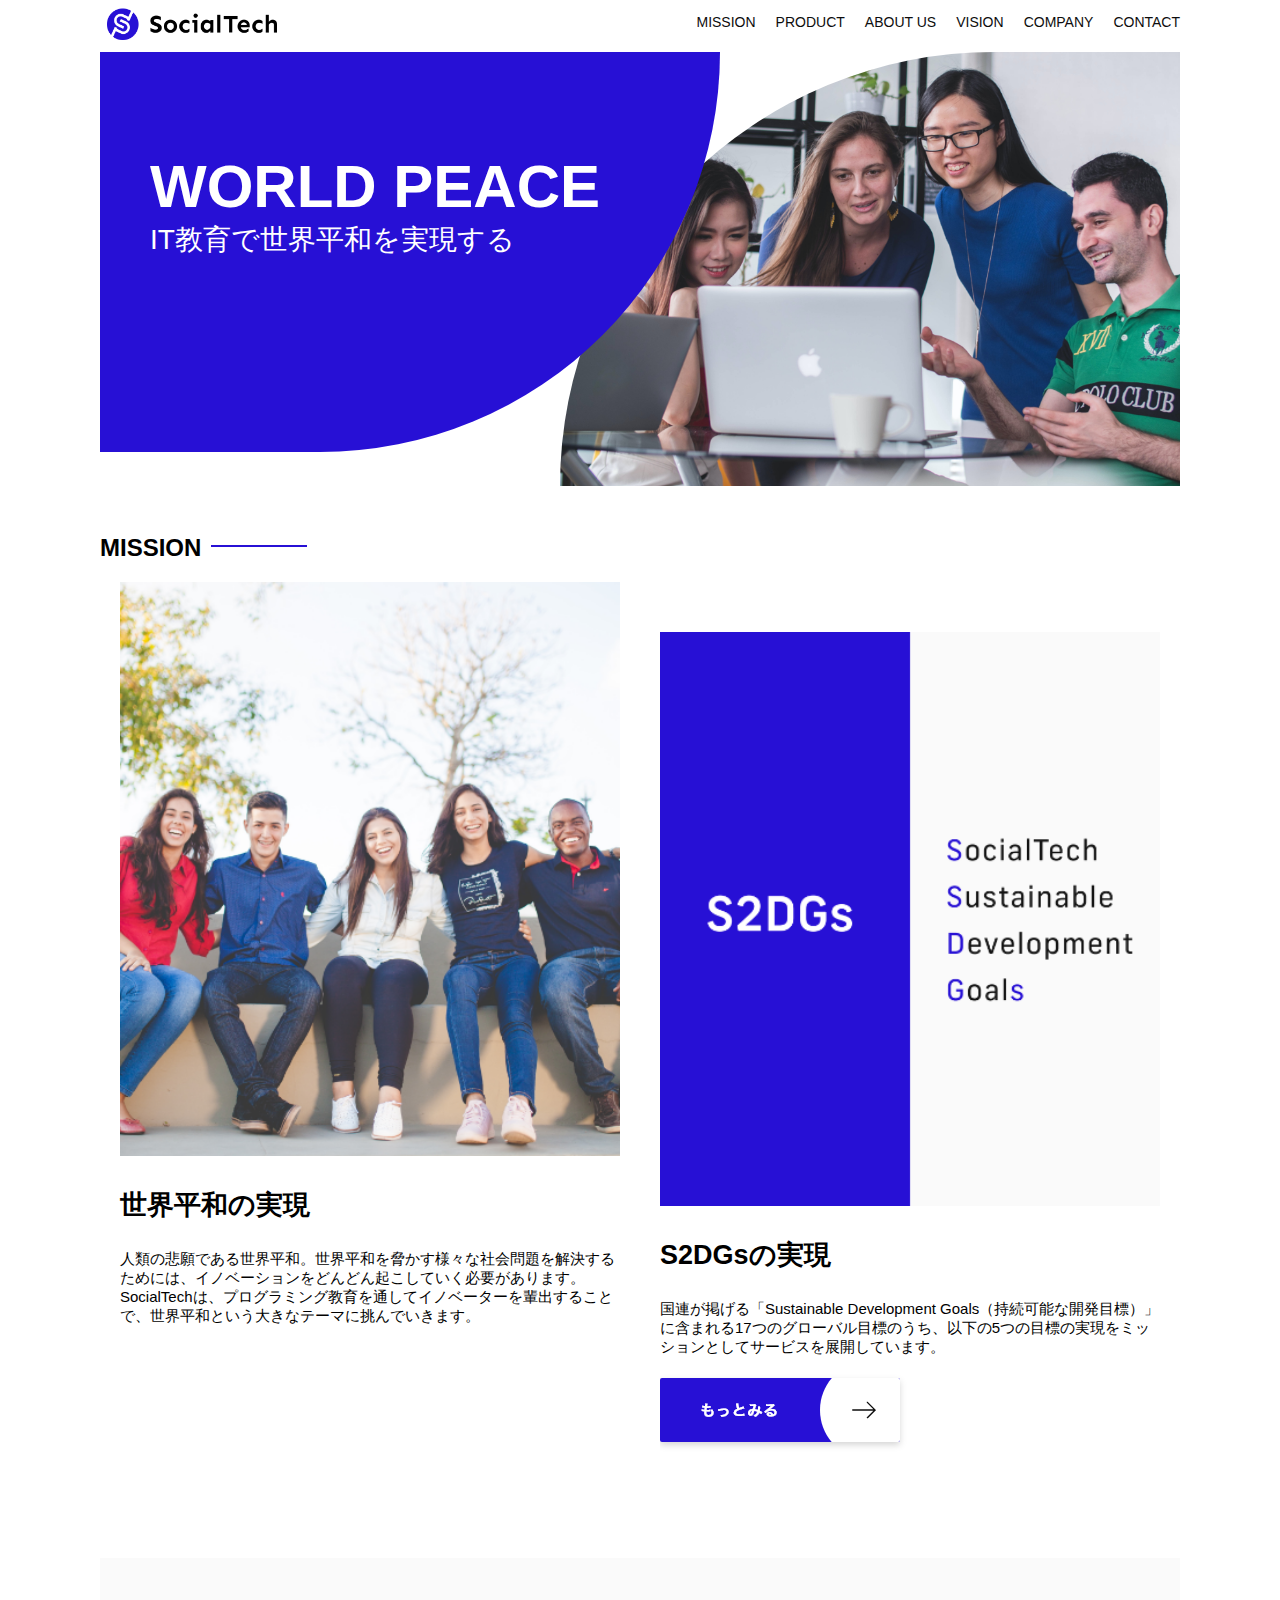
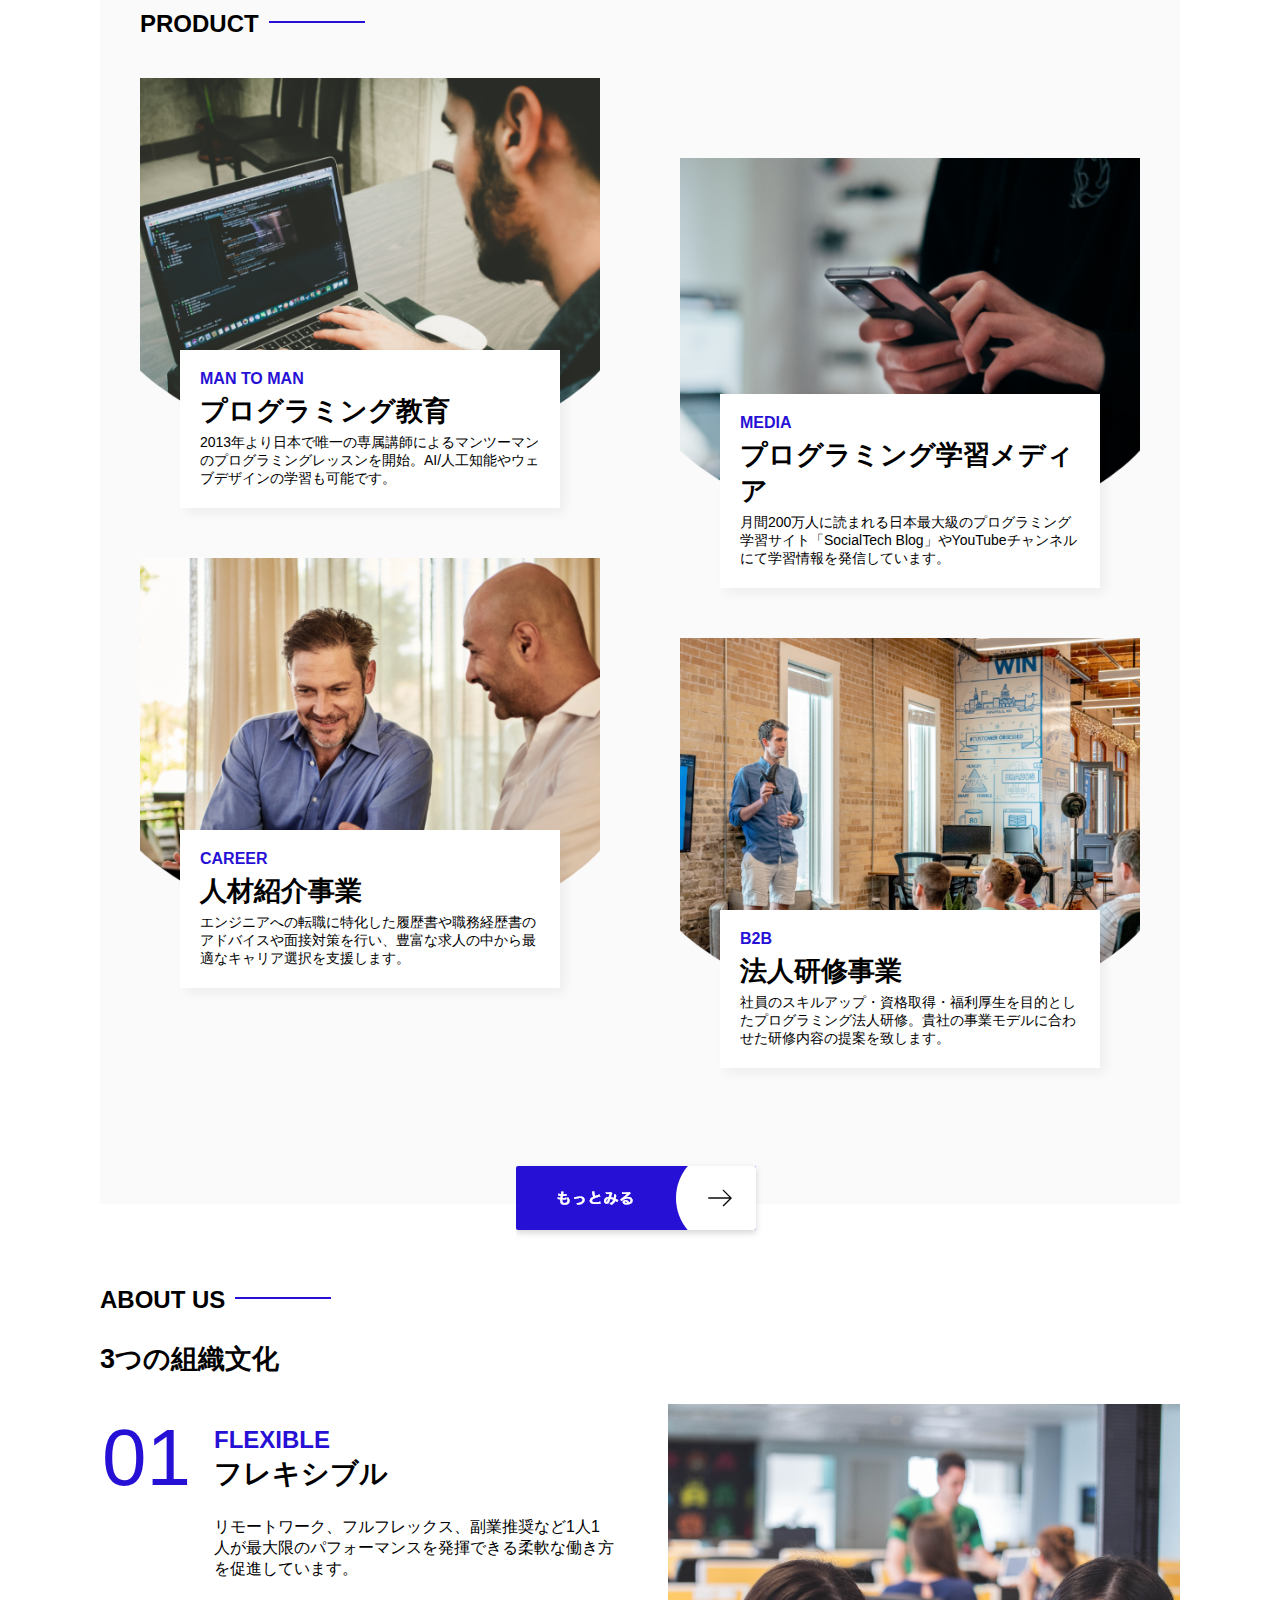
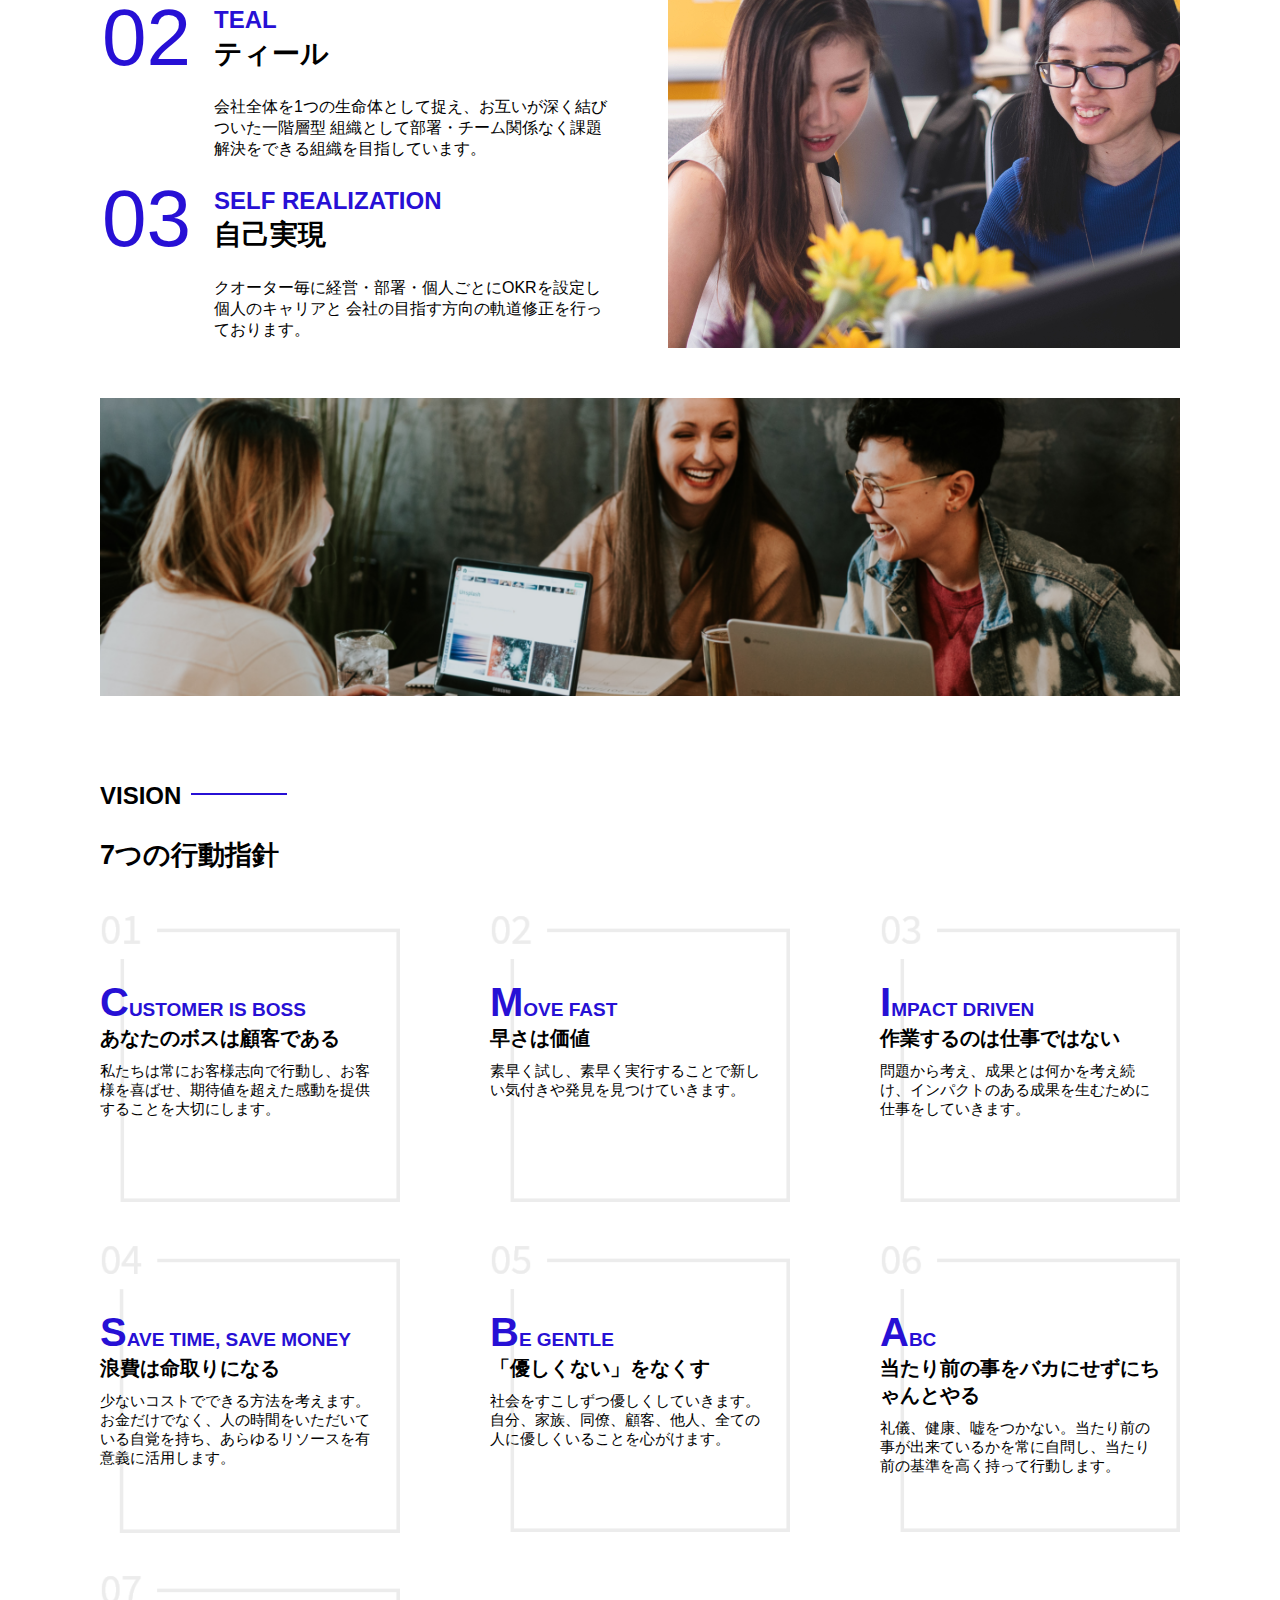
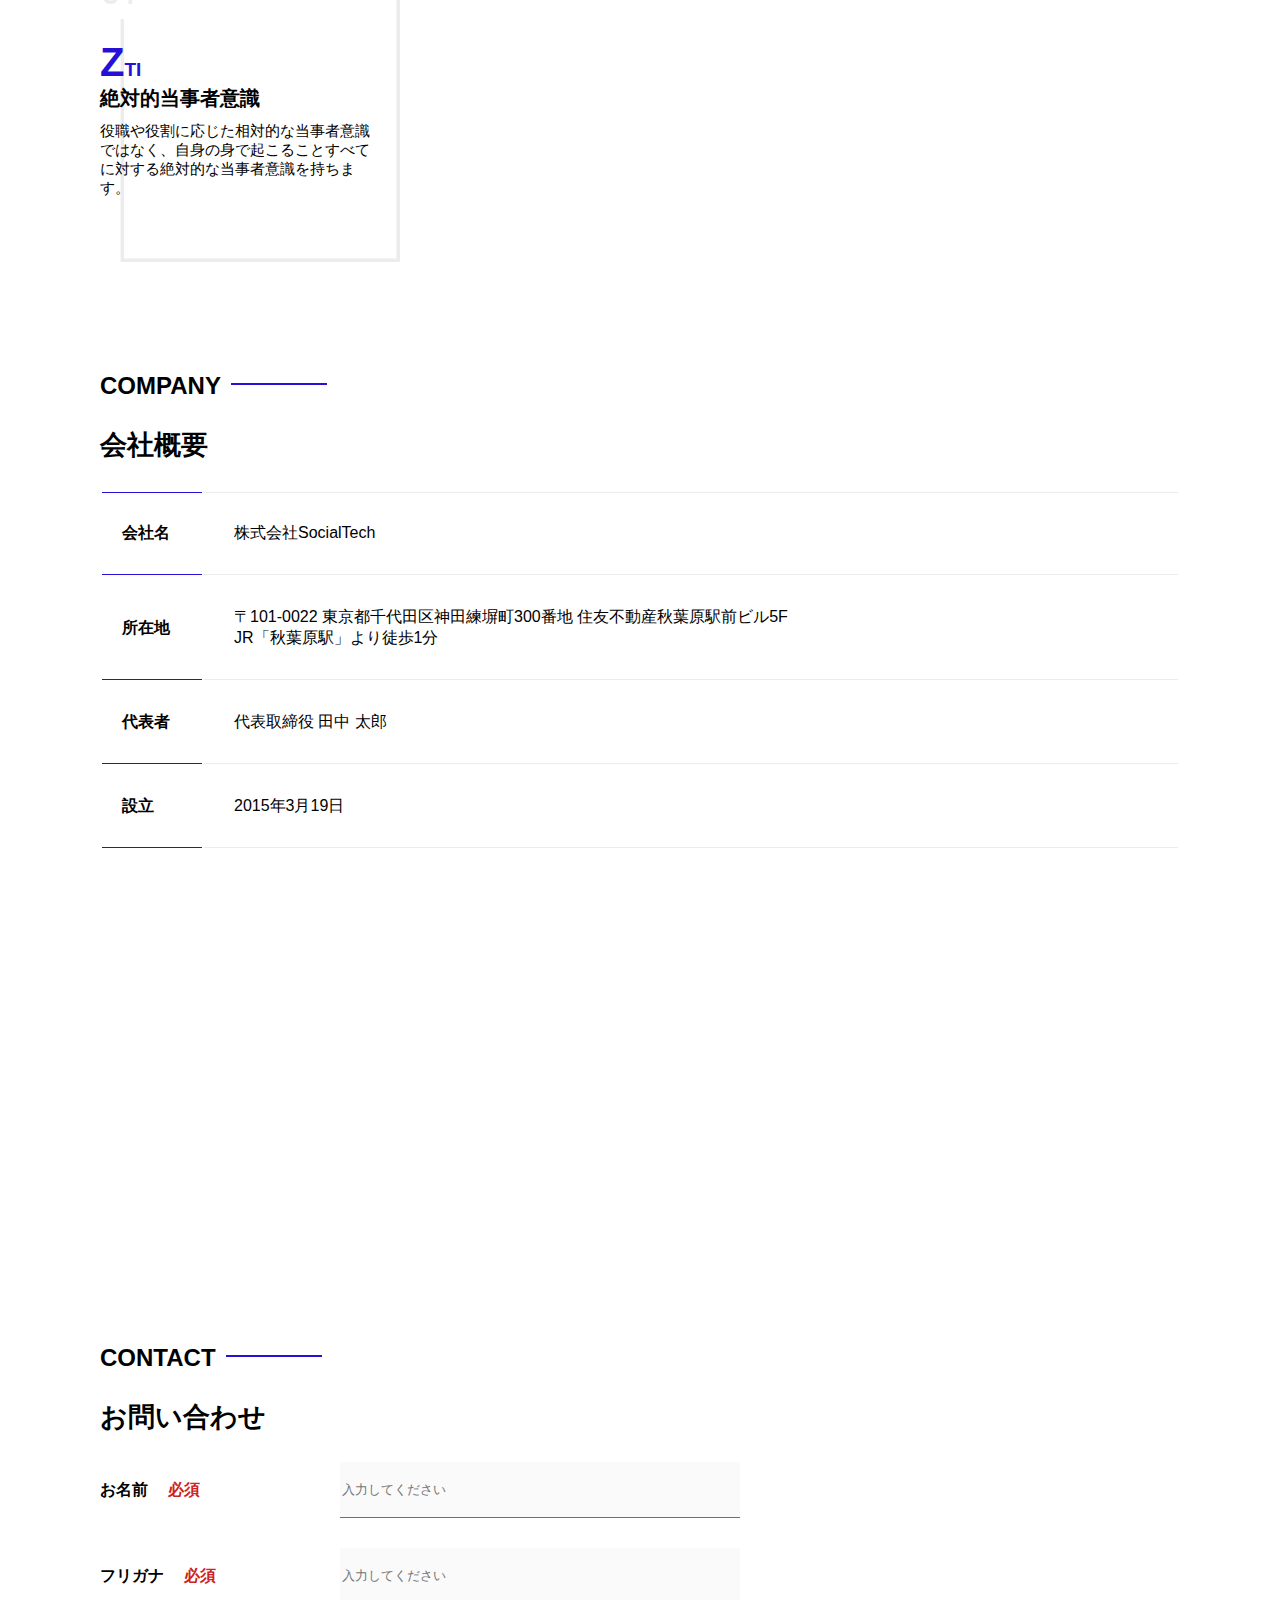
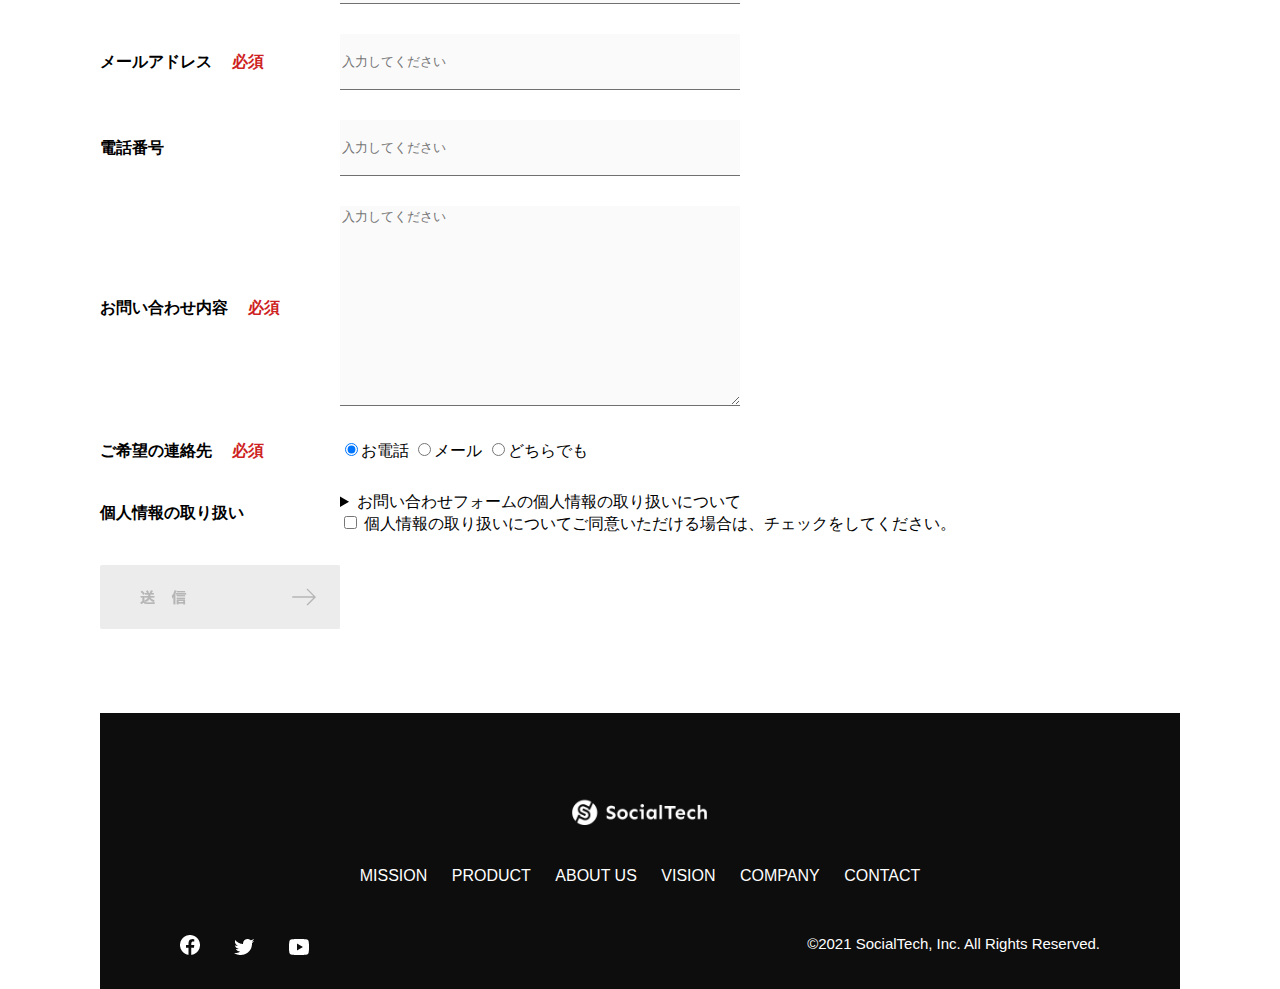
<file: index.html>
<!DOCTYPE html>
<html>
<head>
  <title>SocialTech</title>
  <meta charset="UTF-8">
  <meta name="description" content="SocialTechはEdTech業界のリーディングカンパニーを目指します。">
  <meta name="viewport" content="width=device-width, initial-scale=1.0">
  <meta name="twitter:card" content="summary">
  <meta name="twitter:site" content="@as2557261994321">
  <meta name="og:url" content="https://yuri929.github.io/kadai_tutorial_output/">
  <meta name="og:title" content="練習用Webページ">
  <meta name="og:description" content="【練習】SocialTechはEdTech業界のリーディングカンパニーを目指します。">
  <meta name="og:image" content="SocialTech/images/logo.png">
  <link rel="stylesheet" href="style.css">
</head>
<body>
  <!-- ヘッダー -->
  <header>
    <!-- ロゴ -->
    <a href="index.html" id="logo"><img src="images/logo.png" alt="トップページに戻る"></a>

     <!-- PC用ナビゲーション -->
    <nav id="nav-pc">
       <ul>
        <li><a href="mission.html">MISSION</a></li>
        <li><a href="product.html">PRODUCT</a></li>
        <li><a href="index.html#aboutus">ABOUT US</a></li>
        <li><a href="index.html#vision">VISION</a></li>
        <li><a href="index.html#company">COMPANY</a></li>
        <li><a href="index.html#contact">CONTACT</a></li>
       </ul>
   </nav>
    <!-- スマホ用メニューボタン -->
    <button id="menu-sp" onclick="document.getElementById('nav-sp').style.display = 'block'">
      <img src="images/button-menu.png" alt="ナビゲーションを開く">
    </button>
    <!-- スマホ用ナビゲーション -->
     <div id="nav-sp">
      <button id="close" onclick="document.getElementById('nav-sp').style.display = 'none'">
        <img src="images/button-close.png" alt="ナビゲーションを閉じる">
      </button>

      <nav>
        <ul>
          <li>
            <a id="logo-sp" href="index.html" onclick="document.getElementById('nav-sp').style.display = 'none'"><img src="images/logo-sp.png" alt="トップページに戻る" ></a>
          </li>
          <li><a class="menu" href="mission.html" onclick="document.getElementById('nav-sp').style.display = 'none'">MISSION</a></li>
          <li><a class="menu" href="product.html" onclick="document.getElementById('nav-sp').style.display = 'none'">PRODUCT</a></li>
          <li><a class="menu" href="index.html#aboutus" onclick="document.getElementById('nav-sp').style.display = 'none'">ABOUT US</a></li>
          <li><a class="menu" href="index.html#vision" onclick="document.getElementById('nav-sp').style.display = 'none'">VISION</a></li>
          <li><a class="menu" href="index.html#company" onclick="document.getElementById('nav-sp').style.display = 'none'">COMPANY</a></li>
          <li><a class="menu" href="index.html#contact" onclick="document.getElementById('nav-sp').style.display = 'none'">CONTACT</a></li>
        </ul>
      </nav>
      <div id="sns">
        <a href="https://www.facebook.com/sejuku2013">
          <img src="images/button-facebook.png" alt="Facebookのリンク">
        </a>
        <a href="https://twitter.com/samuraijuku">
          <img src="images/button-twitter.png" alt="Twitterのリンク">
        </a>
        <a href="https://www.youtube.com/channel/UCCFOQO5aDK0xXam4cUQXT8g">
          <img src="images/button-youtube.png" alt="YouTubeのリンク">

          
        </a>
      </div>
     </div>
  </header>
  <main>
    <article>
      <!-- メインビジュアル -->
       <section id="main-visual">
        <div id="main-message">
          <h1>WORLD PEACE</h1>
          <p>IT教育で世界平和を実現する</p>
        </div>
        <img src="images/index/index-main.png" alt="PCの周りに集まる多国籍の仲間たち">
       </section>
       <!-- ミッション -->
        <section id="mission">
          <h2 class="index-h2">MISSION</h2>
          <div id="mission-flex">
            <div>
              <img id="mission-photo" src="images/index/index-mission.png" alt="屋外のベンチで写真を撮影する多国籍の仲間たち">
              <h3>世界平和の実現</h3>
              <P>
                人類の悲願である世界平和。世界平和を脅かす様々な社会問題を解決するためには、イノベーションをどんどん起こしていく必要があります。SocialTechは、プログラミング教育を通してイノベーターを輩出することで、世界平和という大きなテーマに挑んでいきます。
              </P>
            </div>
            <div>
              <img id="s2dgs" src="images/index/s2dgs.png" alt="S2DGs">
              <h3>S2DGsの実現</h3>
              <p>国連が掲げる「Sustainable Development Goals（持続可能な開発目標）」に含まれる17つのグローバル目標のうち、以下の5つの目標の実現をミッションとしてサービスを展開しています。</p>
              <a href="mission.html">
                <img src="images/button-more.png" alt="もっとみる">
              </a>
            </div>
          </div>
        </section>
        <!-- プロダクト -->
         <section id="product">
          <h2 class="index-h2">PRODUCT</h2>
          <div class="product-flex">
            <div id="product-left">
              <div>
                <img class="product-photo" src="images/index/index-mantoman.png" alt="PCでコードを書く男性">
                <div class="product-explain">
                  <span>MAN TO MAN</span>
                  <h3>プログラミング教育</h3>
                  <p>2013年より日本で唯一の専属講師によるマンツーマンのプログラミングレッスンを開始。AI/人工知能やウェブデザインの学習も可能です。</p>  
                </div>
              </div>
              <div>
                <img class="product-photo" src="images/index/index-career.png" alt="笑顔で話し合う2人の男性">
                <div class="product-explain">
                  <span>CAREER</span>
                  <h3>人材紹介事業</h3>
                  <p>エンジニアへの転職に特化した履歴書や職務経歴書のアドバイスや面接対策を行い、豊富な求人の中から最適なキャリア選択を支援します。</p>
                </div>
              </div>
            </div>
            <div id="product-right">
              <div>
                <img class="product-photo" src="images/index/index-media.png" alt="スマートフォンを操作する人">
                <div class="product-explain">
                  <span>MEDIA</span>
                  <h3>プログラミング学習メディア</h3>
                  <p>月間200万人に読まれる日本最大級のプログラミング学習サイト「SocialTech Blog」やYouTubeチャンネルにて学習情報を発信しています。</p>
                </div>
              </div>
              <div>
                <img class="product-photo" src="images/index/index-b2b.png" alt="講演中の男性とそれを聴く人々">
                <div class="product-explain">
                  <span>B2B</span>
                    <h3>法人研修事業</h3>
                    <p>社員のスキルアップ・資格取得・福利厚生を目的としたプログラミング法人研修。貴社の事業モデルに合わせた研修内容の提案を致します。</p>
                </div>
              </div>
            </div>
          </div>
          <div id="product-more">
            <a href="product.html">
              <img src="images/button-more.png" alt="もっとみる">
            </a>
          </div>
         </section>
         <!-- ABOUT US -->
          <section id="aboutus">
            <h2 class="index-h2">ABOUT US</h2>
            <h3>3つの組織文化</h3>
            <div>
              <table class="culture-table">
                <tr>
                  <td class="culture-num">01</td>
                    <th><span class="culture-en">FLEXIBLE</span><br>フレキシブル</th>
                </tr>
                <tr>
                  <td>
                    <!-- 空のセル -->
                  </td>
                  <td class="culture-descrion">リモートワーク、フルフレックス、副業推奨など1人1人が最大限のパフォーマンスを発揮できる柔軟な働き方を促進しています。</td>
                </tr>
                <tr>
                  <td class="culture-num">02</td>
                    <th><span class="culture-en">TEAL</span><br>ティール</th>
                </tr>
                <tr>
                  <td>
                    <!-- 空のセル -->
                  </td>
                  <td class="culture-descrion">会社全体を1つの生命体として捉え、お互いが深く結びついた一階層型 組織として部署・チーム関係なく課題解決をできる組織を目指しています。</td>
                </tr>
                <tr>
                  <td class="culture-num">03</td>
                    <th><span class="culture-en">SELF REALIZATION</span><br>自己実現</th>
                </tr>
                <tr>
                  <td>
                    <!-- 空のセル -->
                  </td>
                  <td class="culture-descrion">クオーター毎に経営・部署・個人ごとにOKRを設定し個人のキャリアと 会社の目指す方向の軌道修正を行っております。</td>
                </tr>
              </table>
              <img class="culture-img" src="images/index/index-aboutus1.png" alt="笑顔で話し合う2人の女性">
            </div>
            <img class="culture-img2" src="images/index/index-aboutus2.png" alt="笑顔で話し合う3人の男女">
          </section>
          <!-- VISION -->
          <section id="vision">
            <h2 class="index-h2">VISION</h2>
            <h3>7つの行動指針</h3>
            <div>
              <div class="vision-box">
                <img src="images/index/vision-01.png" alt="01">
                <div>
                  <h4>CUSTOMER IS BOSS</h4>
                  <h5>あなたのボスは顧客である</h5>
                  <p>私たちは常にお客様志向で行動し、お客様を喜ばせ、期待値を超えた感動を提供することを大切にします。</p>
                </div>
              </div>
              <div class="vision-box">
                <img src="images/index/vision-02.png" alt="02">
                <div>
                  <h4>MOVE FAST</h4>
                  <h5>早さは価値</h5>
                  <p>素早く試し、素早く実行することで新しい気付きや発見を見つけていきます。</p>
                </div>
              </div>
              <div class="vision-box">
                <img src="images/index/vision-03.png" alt="03">
                <div>
                  <h4>IMPACT DRIVEN</h4>
                  <h5>作業するのは仕事ではない</h5>
                  <p>問題から考え、成果とは何かを考え続け、インパクトのある成果を生むために仕事をしていきます。</p>
                </div>
              </div>
              <div class="vision-box">
                <img src="images/index/vision-04.png" alt="04">
                <div>
                  <h4>SAVE TIME, SAVE MONEY</h4>
                  <h5>浪費は命取りになる</h5>
                  <p>少ないコストでできる方法を考えます。お金だけでなく、人の時間をいただいている自覚を持ち、あらゆるリソースを有意義に活用します。</p>
                </div>
              </div>
              <div class="vision-box">
                <img src="images/index/vision-05.png" alt="05">
                <div>
                  <h4>BE GENTLE</h4>
                  <h5>「優しくない」をなくす</h5>
                  <p>社会をすこしずつ優しくしていきます。自分、家族、同僚、顧客、他人、全ての人に優しくいることを心がけます。</p>
                </div>
              </div>
              <div class="vision-box">
                <img src="images/index/vision-06.png" alt="06">
                <div>
                  <h4>ABC</h4>
                  <h5>当たり前の事をバカにせずにちゃんとやる</h5>
                  <p>礼儀、健康、嘘をつかない。当たり前の事が出来ているかを常に自問し、当たり前の基準を高く持って行動します。</p>
                </div>
              </div>
              <div class="vision-box">
                <img src="images/index/vision-07.png" alt="07">
                <div>
                  <h4>ZTI</h4>
                  <h5>絶対的当事者意識</h5>
                  <p>役職や役割に応じた相対的な当事者意識ではなく、自身の身で起こることすべてに対する絶対的な当事者意識を持ちます。</p>
                </div>
              </div>
            </div>
          </section>
          <!-- COMPANY -->
          <section id="company">
            <h2 class="index-h2">COMPANY</h2>
            <h3>会社概要</h3>
              <table id="company-table">
                <tr>
                  <th class="tableheader tableheader-first">会社名</th>
                  <td class="cell cell-first">株式会社SocialTech</td>
                </tr>
                <tr>
                  <th class="tableheader">所在地</th>
                  <td class="cell">〒101-0022 東京都千代田区神田練塀町300番地 住友不動産秋葉原駅前ビル5F<br>JR「秋葉原駅」より徒歩1分</td>
                </tr>
                <tr>
                  <th class="tableheader">代表者</th>
                  <td class="cell">代表取締役 田中 太郎</td>
                </tr>
                <tr>
                  <th class="tableheader">設立</th>
                  <td class="cell">2015年3月19日</td>
                </tr>
              </table>
<iframe src="https://www.google.com/maps/embed?pb=!1m18!1m12!1m3!1d3240.068678112412!2d139.77207767634343!3d35.69992752894578!2m3!1f0!2f0!3f0!3m2!1i1024!2i768!4f13.1!3m3!1m2!1s0x60188fee13660e23%3A0x77137876edf742ac!2z5L2P5Y-L5LiN5YuV55Sj56eL6JGJ5Y6f6aeF5YmN44OT44Or!5e0!3m2!1sja!2sjp!4v1739954218095!5m2!1sja!2sjp" width="600" height="450" style="border:0;" allowfullscreen="" loading="lazy" referrerpolicy="no-referrer-when-downgrade">
</iframe>
        </section>
        <!-- お問い合わせフォーム -->
         <section id="contact">
          <h2 class="index-h2">CONTACT</h2>
          <h3>お問い合わせ</h3>
          <form>
            <div>
              <div class="contact-heading">
                <label class="contact-label">お名前<span class="contact-span">必須</span></label>
              </div>
              <div>
                <input type="text" name="name" placeholder="入力してください" class="contact-textbox">
              </div>
            </div>
            <div>
              <div class="contact-heading">
                <label class="contact-label">フリガナ<span class="contact-span">必須</span></label>
              </div>
              <div>
                <input type="text" name="hurigana" placeholder="入力してください" class="contact-textbox">
              </div>
            </div>
            <div>
              <div class="contact-heading">
                <label class="contact-label">メールアドレス<span class="contact-span">必須</span></label>
              </div>
              <div>
                <input type="text" name="email" placeholder="入力してください" class="contact-textbox">
              </div>
            </div>
            <div>
              <div class="contact-heading">
                <label class="contact-label">電話番号</label>
              </div>
              <div>
                <input type="text" name="tel" placeholder="入力してください" class="contact-textbox">
              </div>
            </div>
            <div>
              <div class="contact-heading">
                <label class="contact-label">お問い合わせ内容<span class="contact-span">必須</span></label>
              </div>
              <div>
                <textarea class="contact-textarea" placeholder="入力してください" name="message"></textarea>
              </div>
            </div>
            <div>
              <div class="contact-heading">
                <label class="contact-label">ご希望の連絡先<span class="contact-span">必須</span></label>
              </div>
              <div>
                <input class="radiobutton" type="radio" value="tel" name="contact" checked><label>お電話</label>
                <input class="radiobutton" type="radio" value="mail" name="contact"><label>メール</label>
                <input class="radiobutton" type="radio" value="both" name="contact"><label>どちらでも</label>
              </div>
            </div>
            <div>
              <div class="contact-heading">
                <label class="contact-label">個人情報の取り扱い</label>
              </div>
              <div>
                <details>
                  <summary>お問い合わせフォームの個人情報の取り扱いについて</summary>
                  <div>
                    <dl>
                      <dt>１．組織の名称又は氏名</dt>
                      <dd>株式会社SocialTech</dd>
                      <dt>２．個人情報保護管理者（若しくはその代理人）の氏名又は職名、所属及び連絡先</dt>
                      <dd>
                        <p>鈴木 一郎 コーポレート部</p>
                        <p>メールアドレス：samurai@example.com</p>
                        <p>TEL：03-1234-5678</p>
                      </dd>
                      <dt>３．個人情報の利用目的</dt>
                      <dd>
                        <ul>
                          <li>・本サービス及び本サービスに関連する情報の提供又はそれらに関する連絡のため</li>
                          <li>・ユーザーの本人確認のため</li>
                          <li>・当社サービスのご案内のため</li>
                          <li>・当社の商品等の広告または宣伝（電子メールによるものを含むものとします。）</li>
                        </ul>
                      </dd>
                      <dt>４．個人情報の取り扱い業務の委託</dt>
                      <dd>個人情報の取扱業務の全部または一部を外部に業務委託する場合があります。その際、弊社は、個人情報を適切に保護できる管理体制を敷き実行していることを条件として委託先を厳選したうえで、機密保持契約を委託先と締結し、お客様の個人情報を厳密に管理させます。</dd>
                      <dt>５．個人情報の開示等の請求</dt>
                      <dd>
                        お客様は、弊社に対してご自身の個人情報の開示等（利用目的の通知、開示、内容の訂正・追加・削除、利用の停止または消去、第三者への提供の停止）に関して、当社問合わせ窓口に申し出ることができます。<br>
                        その際、弊社はお客様ご本人を確認させていただいたうえで、合理的な期間内に対応いたします。<br>
                        なお、個人情報に関する弊社問合わせ先は、次の通りです。
                      </dd>
                      <dd>
                        <p>株式会社SocialTech　個人情報問合せ窓口</p>
                        <p>〒150-0043　東京都千代田区神田練塀町300番地 住友不動産秋葉原駅前ビル5F</p>
                        <p>メールアドレス：samurai@example.com　TEL：03-1234-5678</p>
                      </dd>

                      <dt>６．個人情報を提供されることの任意性について</dt>
                      <dd>お客様がご自身の個人情報を弊社に提供されるか否かは、お客様のご判断によりますが、もしご提供されない場合には、適切なサービスが提供できない場合がありますので予めご了承ください。</dd>
                    </dl>
                  </div>
                </details>
                <input type="checkbox" name="agree">
                <span>個人情報の取り扱いについてご同意いただける場合は、チェックをしてください。</span>
              </div>
            </div>
            <input type="image" src="images/button-submit.png" alt="送信する">
          </form>
         </section>
    </article>
  </main>

  <footer>
    <div id="footer-logo">
      <img src="images/logo-sp.png" alt="SocialTech">
    </div>
    <div id="footer-link">
      <a href="mission.html">MISSION</a>
      <a href="product.html">PRODUCT</a>
      <a href="index.html#aboutus">ABOUT US</a>
      <a href="index.html#vision">VISION</a>
      <a href="index.html#company">COMPANY</a>
      <a href="index.html#contact">CONTACT</a>
    </div>
    <div id="sns-footer">
      <div class="sns-btns">
        <a href="https://www.facebook.com/sejuku2013"><img src="images/button-facebook.png" alt="Facebookのリンク"></a>
        <a href="https://twitter.com/samuraijuku"><img src="images/button-twitter.png" alt="Twitterのリンク"></a>
        <a href="https://www.youtube.com/channel/UCCFOQO5aDK0xXam4cUQXT8g"><img src="images/button-youtube.png" alt="YouTubeのリンク"></a>
      </div>
      <p id="copyright">&copy;2021 SocialTech, Inc. All Rights Reserved.</p>
    </div>
  </footer>
</body>
</html>
</file>
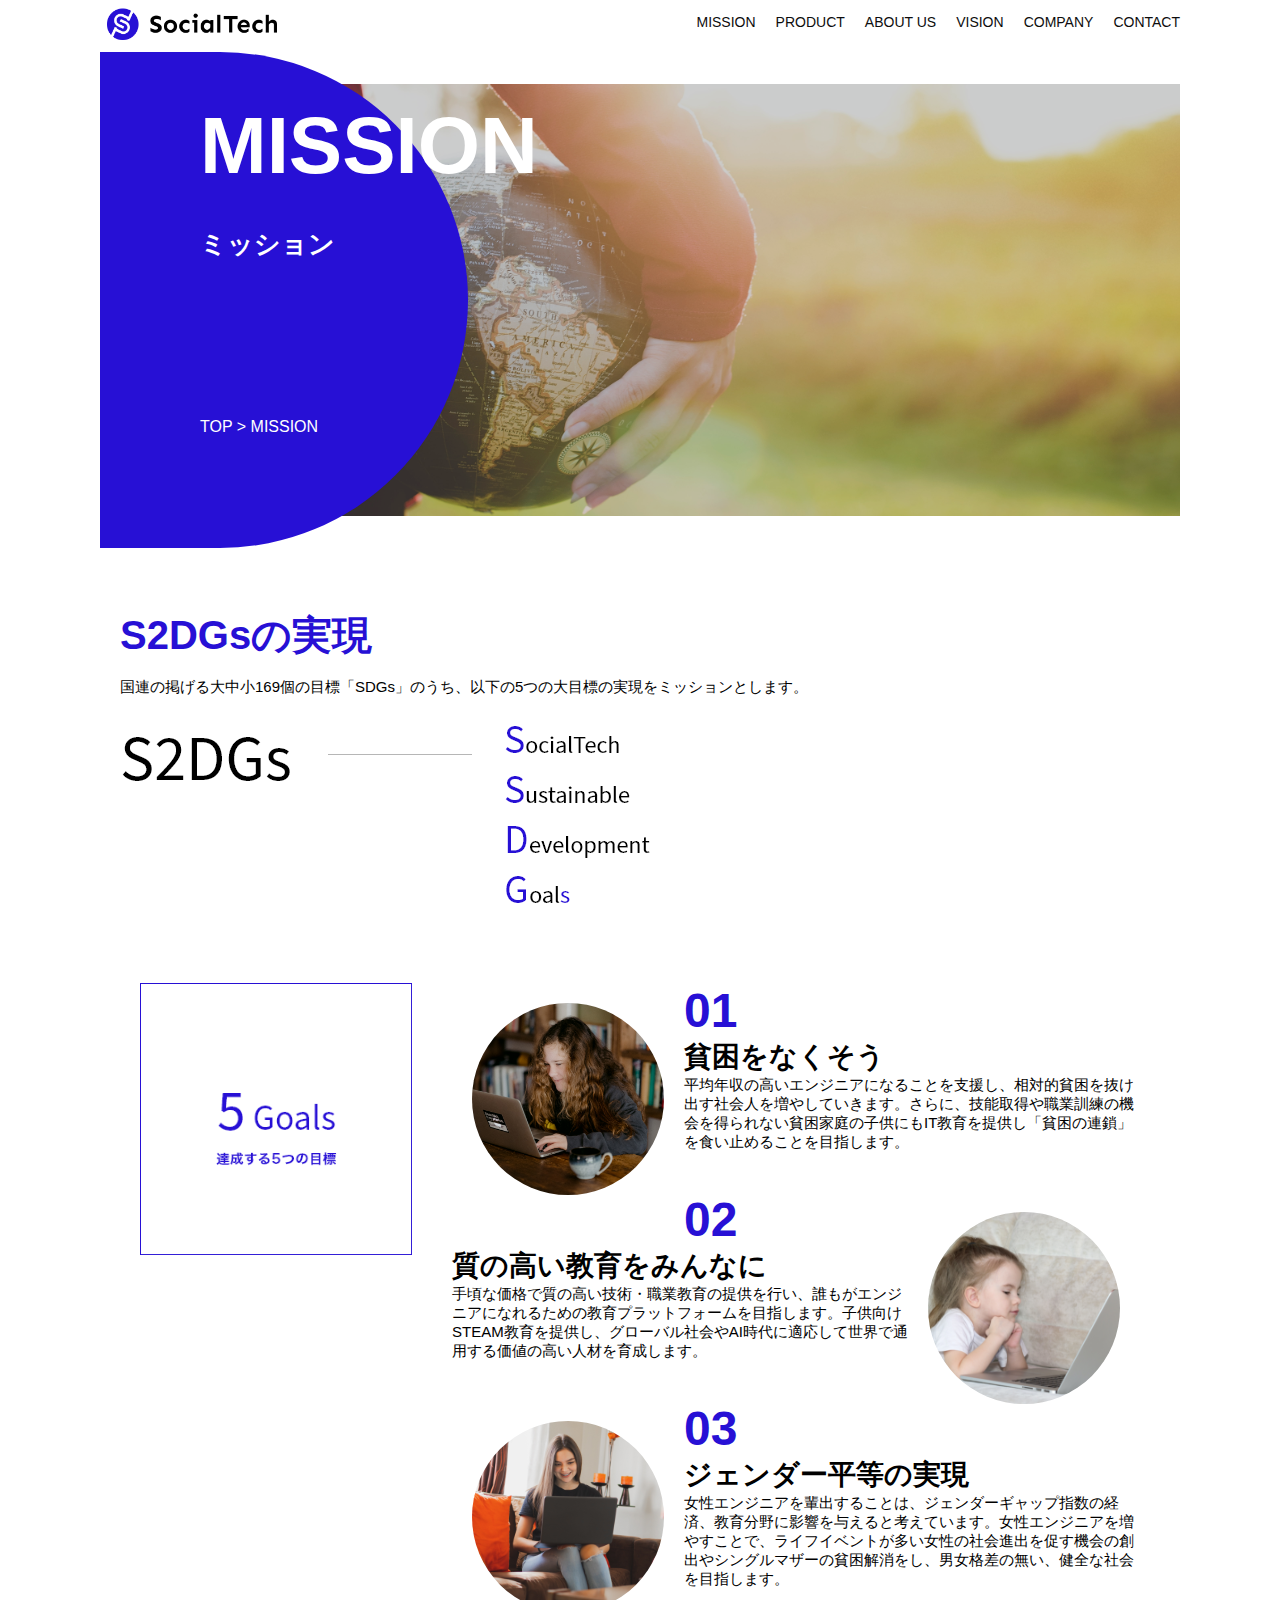
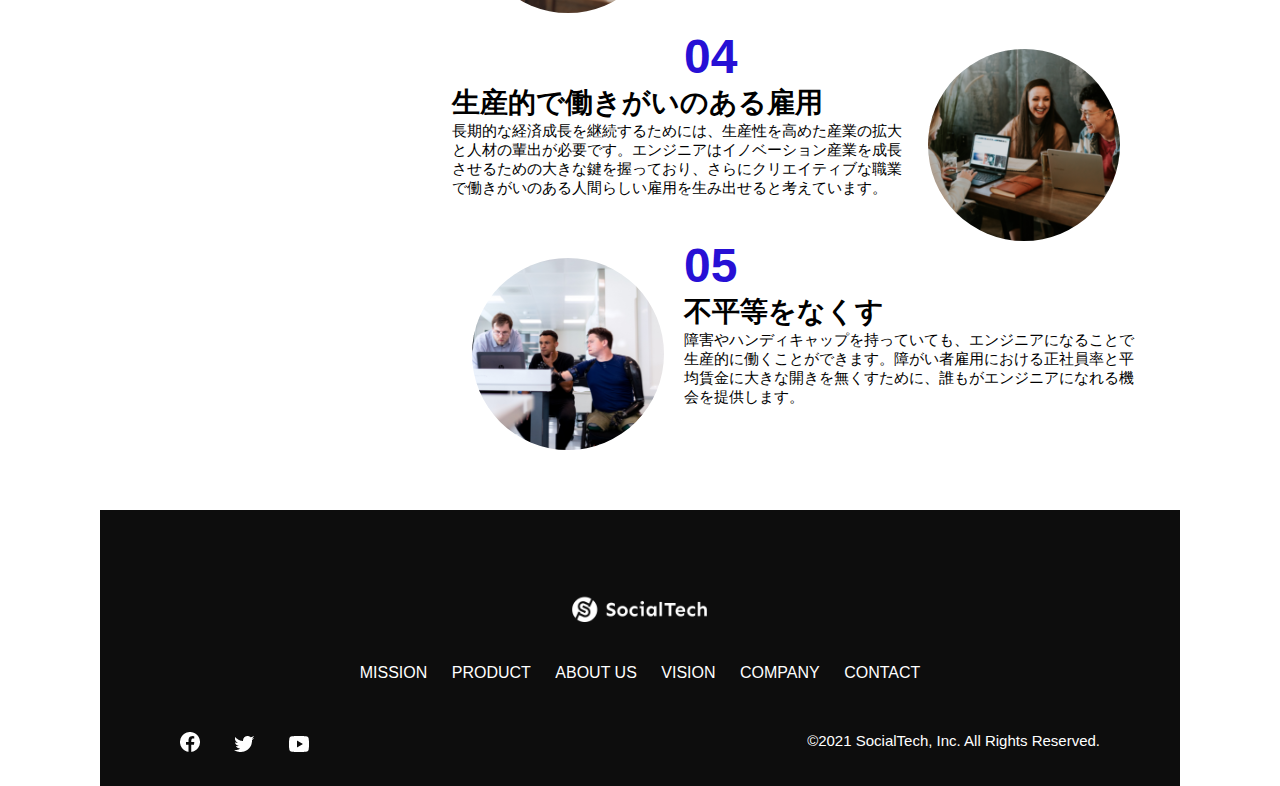
<file: mission.html>
<!DOCTYPE html>
<html>
<head>
  <title>SocialTech - MISSION ミッション -</title>
  <meta charset="UTF-8">
  <meta name="description" content="SocialTechが目指す5つの目標（S2DGs）を紹介します">
  <meta name="viewport" content="width=device-width, initial-scale=1.0">
  <link rel="stylesheet" href="style.css">
</head>
<body>
  <!-- ヘッダー -->
   <header>

   <!-- ロゴ -->
    <a href="index.html" id="logo">
      <img src="images/logo.png" alt="トップページに戻る">
    </a>
  
    <!-- PC用ナビゲーション --> 
     <nav id="nav-pc">
      <ul>
        <li><a href="mission.html">MISSION</a></li>
        <li><a href="product.html">PRODUCT</a></li>
        <li><a href="index.html#aboutus">ABOUT US</a></li>
        <li><a href="index.html#vision">VISION</a></li>
        <li><a href="index.html#company">COMPANY</a></li>
        <li><a href="index.html#contact">CONTACT</a></li>
       </ul>
   </nav>
    <!-- スマホ用メニューボタン -->
    <button id="menu-sp" onclick="document.getElementById('nav-sp').style.display = 'block'">
      <img src="images/button-menu.png" alt="ナビゲーションを開く">
    </button>
    <!-- スマホ用ナビゲーション -->
     <div id="nav-sp">
      <button id="close" onclick="document.getElementById('nav-sp').style.display = 'none'">
        <img src="images/button-close.png" alt="ナビゲーションを閉じる">
      </button>

      <nav>
        <ul>
          <li>
            <a id="logo-sp" href="index.html" onclick="document.getElementById('nav-sp').style.display = 'none'"><img src="images/logo-sp.png" alt="トップページに戻る" ></a>
          </li>
          <li><a class="menu" href="mission.html" onclick="document.getElementById('nav-sp').style.display = 'none'">MISSION</a></li>
          <li><a class="menu" href="product.html" onclick="document.getElementById('nav-sp').style.display = 'none'">PRODUCT</a></li>
          <li><a class="menu" href="index.html#aboutus" onclick="document.getElementById('nav-sp').style.display = 'none'">ABOUT US</a></li>
          <li><a class="menu" href="index.html#vision" onclick="document.getElementById('nav-sp').style.display = 'none'">VISION</a></li>
          <li><a class="menu" href="index.html#company" onclick="document.getElementById('nav-sp').style.display = 'none'">COMPANY</a></li>
          <li><a class="menu" href="index.html#contact" onclick="document.getElementById('nav-sp').style.display = 'none'">CONTACT</a></li>
        </ul>
      </nav>
      <div id="sns">
        <a href="https://www.facebook.com/sejuku2013">
          <img src="images/button-facebook.png" alt="Facebookのリンク">
        </a>
        <a href="https://twitter.com/samuraijuku">
          <img src="images/button-twitter.png" alt="Twitterのリンク">
        </a>
        <a href="https://www.youtube.com/channel/UCCFOQO5aDK0xXam4cUQXT8g">
          <img src="images/button-youtube.png" alt="YouTubeのリンク">

          
        </a>
      </div>
     </div>
  </header>

  <main>
    <article>
      <section id="mission-main">
        <div class="mission-main-inner">
          <div id="mission-title">
            <h1>MISSION<br><span>ミッション</span></h1>
            <p>TOP > MISSION</p>
          </div>
        </div>
      </section>

      <section id="mission-s2dgs">
        <h2 class="mission-h2">S2DGsの実現</h2>
        <p>国連の掲げる大中小169個の目標「SDGs」のうち、以下の5つの大目標の実現をミッションとします。</p>
        <img src="images/mission/mission-s2dgs.png" alt="S2DGs">
      </section>

      <section id="mission-five-goals">
        <div class="five-goals-image">
          <img src="images/mission/mission-5goals.png" alt="5Goals">
        </div>
        <div class="five-goals-read">
          <div>
            <img class="fivegoals-image-left" src="images/mission/mission-5goals01.png" alt="PCを操作する女の子">
            <span class="fivegoals-number">01</span>
            <h3 class="fivegoals-h3">貧困をなくそう</h3>
            <p class="fivegoals-p">平均年収の高いエンジニアになることを支援し、相対的貧困を抜け出す社会人を増やしていきます。さらに、技能取得や職業訓練の機会を得られない貧困家庭の子供にもIT教育を提供し「貧困の連鎖」を食い止めることを目指します。</p>
          </div>
          <div>
            <img class="fivegoals-image-right" src="images/mission/mission-5goals02.png" alt="PCを見つめる小さい女の子">
            <span class="fivegoals-number">02</span>
            <h3 class="fivegoals-h3">質の高い教育をみんなに</h3>
            <p class="fivegoals-p">手頃な価格で質の高い技術・職業教育の提供を行い、誰もがエンジニアになれるための教育プラットフォームを目指します。子供向けSTEAM教育を提供し、グローバル社会やAI時代に適応して世界で通用する価値の高い人材を育成します。</p>
          </div>
          <div>
            <img class="fivegoals-image-left" src="images/mission/mission-5goals03.png" alt="PCを操作する女性">
            <span class="fivegoals-number">03</span>
            <h3 class="fivegoals-h3">ジェンダー平等の実現</h3>
            <p class="fivegoals-p">女性エンジニアを輩出することは、ジェンダーギャップ指数の経済、教育分野に影響を与えると考えています。女性エンジニアを増やすことで、ライフイベントが多い女性の社会進出を促す機会の創出やシングルマザーの貧困解消をし、男女格差の無い、健全な社会を目指します。</p>
          </div>
          <div>
            <img class="fivegoals-image-right" src="images/mission/mission-5goals04.png" alt="笑顔で話し合う3人の男女">
            <span class="fivegoals-number">04</span>
            <h3 class="fivegoals-h3">生産的で働きがいのある雇用</h3>
            <p class="fivegoals-p">長期的な経済成長を継続するためには、生産性を高めた産業の拡大と人材の輩出が必要です。エンジニアはイノベーション産業を成長させるための大きな鍵を握っており、さらにクリエイティブな職業で働きがいのある人間らしい雇用を生み出せると考えています。</p>
          </div>
          <div>
            <img class="fivegoals-image-left" src="images/mission/mission-5goals05.png" alt="障害を持つ男性が生き生きと働く様子">
            <span class="fivegoals-number">05</span>
            <h3 class="fivegoals-h3">不平等をなくす</h3>
            <p class="fivegoals-p">障害やハンディキャップを持っていても、エンジニアになることで生産的に働くことができます。障がい者雇用における正社員率と平均賃金に大きな開きを無くすために、誰もがエンジニアになれる機会を提供します。</p>
          </div>
        </div>
      </section>
    </article>
  </main>

  <footer>
    <div id="footer-logo">
      <img src="images/logo-sp.png" alt="SocialTech">
    </div>
    <div id="footer-link">
      <a href="mission.html">MISSION</a>
      <a href="product.html">PRODUCT</a>
      <a href="index.html#aboutus">ABOUT US</a>
      <a href="index.html#vision">VISION</a>
      <a href="index.html#company">COMPANY</a>
      <a href="index.html#contact">CONTACT</a>
    </div>
    <div id="sns-footer">
      <div class="sns-btns">
        <a href="https://www.facebook.com/sejuku2013"><img src="images/button-facebook.png" alt="Facebookのリンク"></a>
        <a href="https://twitter.com/samuraijuku"><img src="images/button-twitter.png" alt="Twitterのリンク"></a>
        <a href="https://www.youtube.com/channel/UCCFOQO5aDK0xXam4cUQXT8g"><img src="images/button-youtube.png" alt="YouTubeのリンク"></a>
      </div>
      <p id="copyright">&copy;2021 SocialTech, Inc. All Rights Reserved.</p>
    </div>
  </footer>
</body>
</html>
</file>
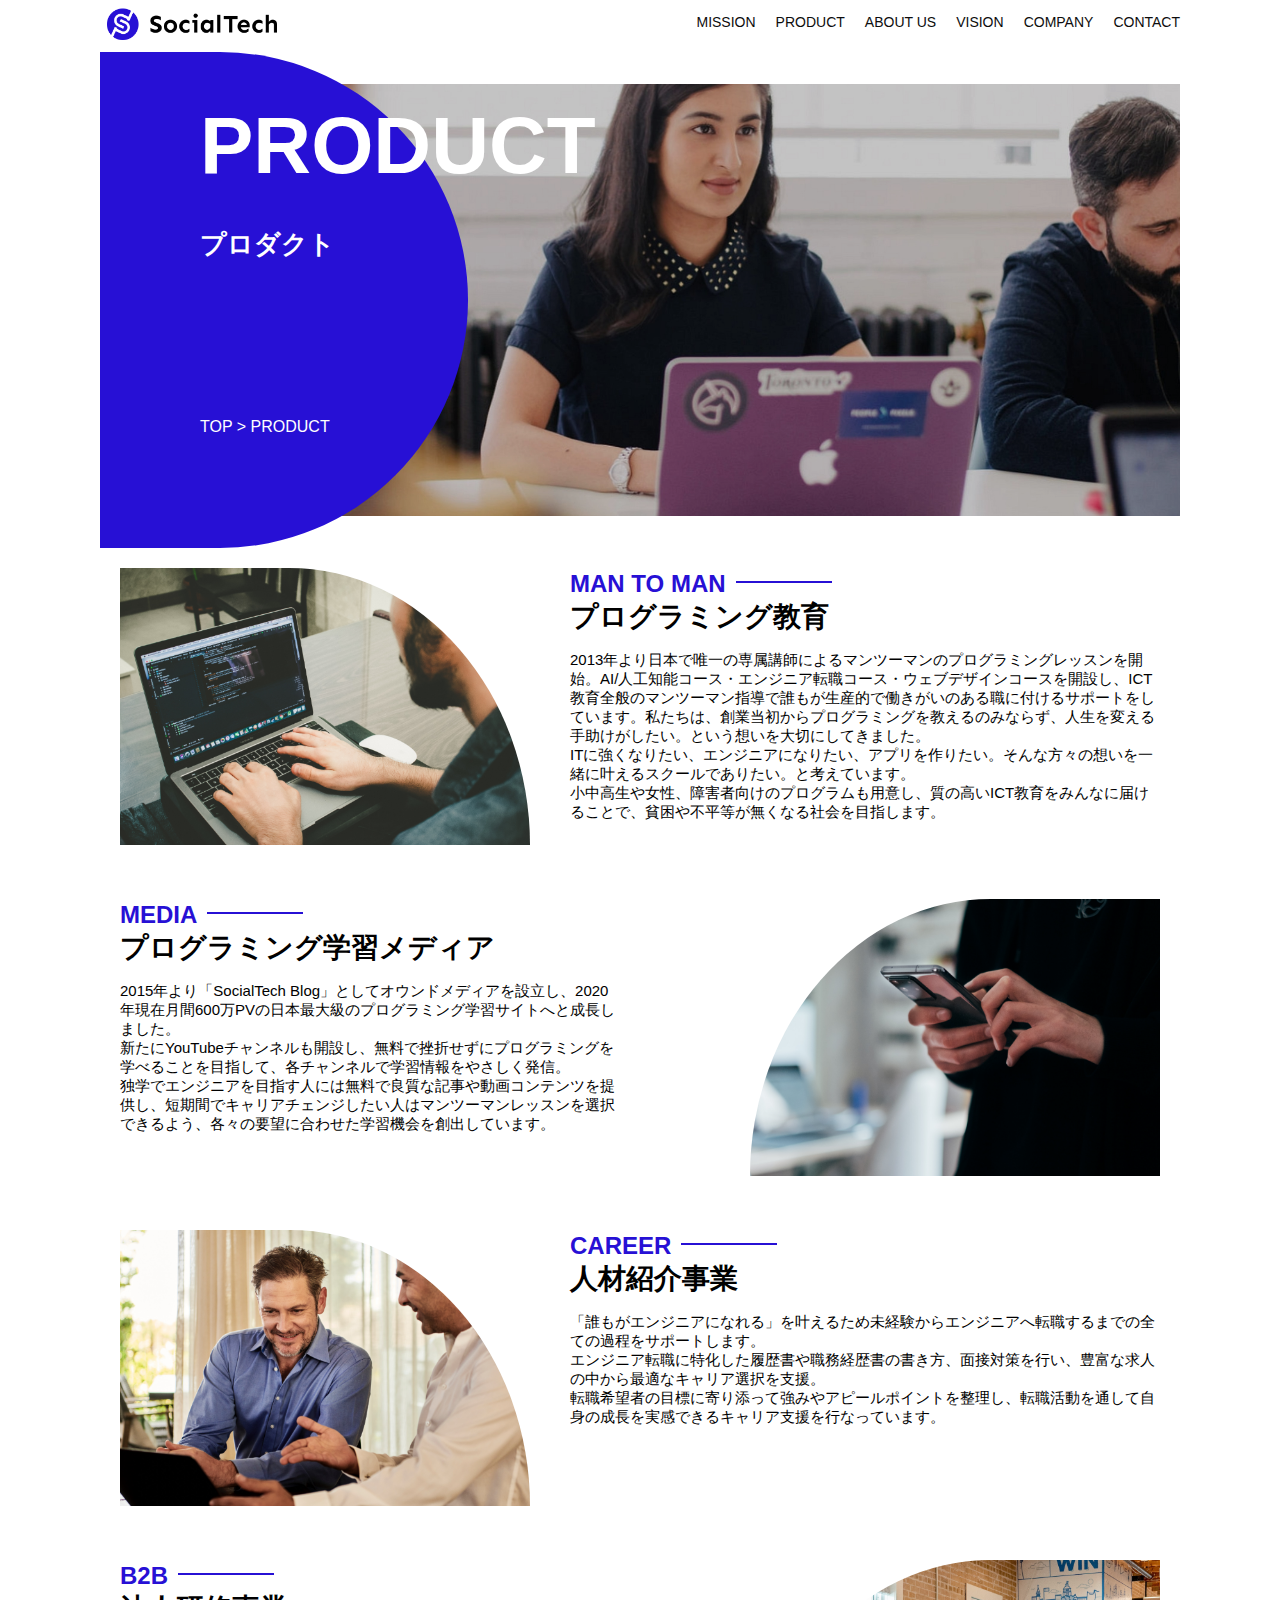
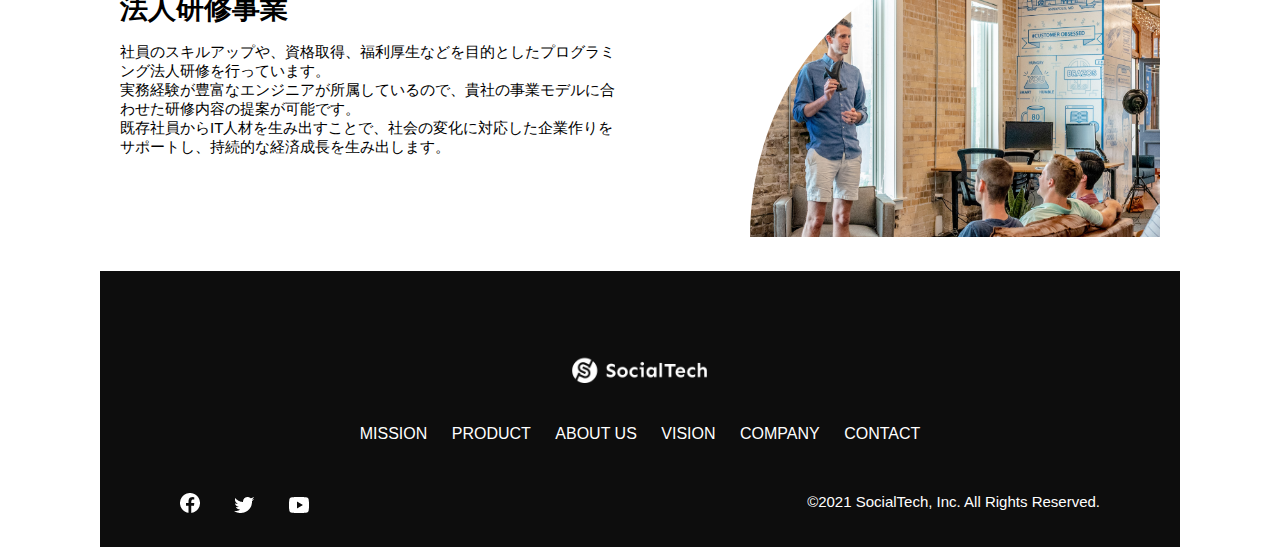
<file: product.html>
<!DOCTYPE html>
<html>
<head>
  <title>SocialTech -PRODUCT プロダクト-</title>
  <meta charset="UTF-8">
  <meta name="description" content="SocialTechの4つのプロダクトを紹介します">
  <meta name="viewport" content="width=device-width, initial-scale=1.0">
  <link rel="stylesheet" href="style.css">
</head>
<body>
  <!-- ヘッダー -->
   <header>

   <!-- ロゴ -->
    <a href="index.html" id="logo">
      <img src="images/logo.png" alt="トップページに戻る">
    </a>
  
    <!-- PC用ナビゲーション --> 
     <nav id="nav-pc">
      <ul>
        <li><a href="mission.html">MISSION</a></li>
        <li><a href="product.html">PRODUCT</a></li>
        <li><a href="index.html#aboutus">ABOUT US</a></li>
        <li><a href="index.html#vision">VISION</a></li>
        <li><a href="index.html#company">COMPANY</a></li>
        <li><a href="index.html#contact">CONTACT</a></li>
       </ul>
   </nav>
    <!-- スマホ用メニューボタン -->
    <button id="menu-sp" onclick="document.getElementById('nav-sp').style.display = 'block'">
      <img src="images/button-menu.png" alt="ナビゲーションを開く">
    </button>
    <!-- スマホ用ナビゲーション -->
     <div id="nav-sp">
      <button id="close" onclick="document.getElementById('nav-sp').style.display = 'none'">
        <img src="images/button-close.png" alt="ナビゲーションを閉じる">
      </button>

      <nav>
        <ul>
          <li>
            <a id="logo-sp" href="index.html" onclick="document.getElementById('nav-sp').style.display = 'none'"><img src="images/logo-sp.png" alt="トップページに戻る" ></a>
          </li>
          <li><a class="menu" href="mission.html" onclick="document.getElementById('nav-sp').style.display = 'none'">MISSION</a></li>
          <li><a class="menu" href="product.html" onclick="document.getElementById('nav-sp').style.display = 'none'">PRODUCT</a></li>
          <li><a class="menu" href="index.html#aboutus" onclick="document.getElementById('nav-sp').style.display = 'none'">ABOUT US</a></li>
          <li><a class="menu" href="index.html#vision" onclick="document.getElementById('nav-sp').style.display = 'none'">VISION</a></li>
          <li><a class="menu" href="index.html#company" onclick="document.getElementById('nav-sp').style.display = 'none'">COMPANY</a></li>
          <li><a class="menu" href="index.html#contact" onclick="document.getElementById('nav-sp').style.display = 'none'">CONTACT</a></li>
        </ul>
      </nav>
      <div id="sns">
        <a href="https://www.facebook.com/sejuku2013">
          <img src="images/button-facebook.png" alt="Facebookのリンク">
        </a>
        <a href="https://twitter.com/samuraijuku">
          <img src="images/button-twitter.png" alt="Twitterのリンク">
        </a>
        <a href="https://www.youtube.com/channel/UCCFOQO5aDK0xXam4cUQXT8g">
          <img src="images/button-youtube.png" alt="YouTubeのリンク">

          
        </a>
      </div>
     </div>
  </header>

  <main>
    <article>
      <section id="product-main">
        <div class="product-main-inner">
          <div id="product-title">
            <h1>PRODUCT<br><span>プロダクト</span></h1>
            <p>TOP > PRODUCT</p>
          </div>
        </div>
      </section>

      <section class="product-section product-section-left">
        <div class="product-section-img">
          <img src="images/product/product-mantoman.png" alt="PCでコードを書く男性">
        </div>
        <div class="product-read">
          <h2 class="product-h2">MAN TO MAN</h2>
          <h3 class="product-h3">プログラミング教育</h3>
          <p>
            2013年より日本で唯一の専属講師によるマンツーマンのプログラミングレッスンを開始。AI/人工知能コース・エンジニア転職コース・ウェブデザインコースを開設し、ICT教育全般のマンツーマン指導で誰もが生産的で働きがいのある職に付けるサポートをしています。私たちは、創業当初からプログラミングを教えるのみならず、人生を変える手助けがしたい。という想いを大切にしてきました。<br>ITに強くなりたい、エンジニアになりたい、アプリを作りたい。そんな方々の想いを一緒に叶えるスクールでありたい。と考えています。<br>小中高生や女性、障害者向けのプログラムも用意し、質の高いICT教育をみんなに届けることで、貧困や不平等が無くなる社会を目指します。
          </p>
        </div>
      </section>

      <section class="product-section product-section-right">
        <div class="product-read">
          <h2 class="product-h2">MEDIA</h2>
          <h3 class="product-h3">プログラミング学習メディア</h3>
          <p>2015年より「SocialTech Blog」としてオウンドメディアを設立し、2020年現在月間600万PVの日本最大級のプログラミング学習サイトへと成長しました。<br>新たにYouTubeチャンネルも開設し、無料で挫折せずにプログラミングを学べることを目指して、各チャンネルで学習情報をやさしく発信。<br>独学でエンジニアを目指す人には無料で良質な記事や動画コンテンツを提供し、短期間でキャリアチェンジしたい人はマンツーマンレッスンを選択できるよう、各々の要望に合わせた学習機会を創出しています。</p>
        </div>
        <div class="product-section-img">
          <img src="images/product/product-media.png" alt="スマートフォンを操作する人">
        </div>
      </section>

      <section class="product-section product-section-left">
        <div class="product-section-img">
          <img src="images/product/product-career.png" alt="笑顔で話し合う2人の男性">
        </div>
        <div class="product-read">
          <h2 class="product-h2">CAREER</h2>
          <h3 class="product-h3">人材紹介事業</h3>
          <p>「誰もがエンジニアになれる」を叶えるため未経験からエンジニアへ転職するまでの全ての過程をサポートします。<br>エンジニア転職に特化した履歴書や職務経歴書の書き方、面接対策を行い、豊富な求人の中から最適なキャリア選択を支援。<br>転職希望者の目標に寄り添って強みやアピールポイントを整理し、転職活動を通して自身の成長を実感できるキャリア支援を行なっています。<br></p>
        </div>
      </section>

      <section class="product-section product-section-right">
        <div class="product-read">
          <h2 class="product-h2">B2B</h2>
          <h3 class="product-h3">法人研修事業</h3>
          <p>社員のスキルアップや、資格取得、福利厚生などを目的としたプログラミング法人研修を行っています。<br>実務経験が豊富なエンジニアが所属しているので、貴社の事業モデルに合わせた研修内容の提案が可能です。<br>既存社員からIT人材を生み出すことで、社会の変化に対応した企業作りをサポートし、持続的な経済成長を生み出します。</p>
        </div>
        <div class="product-section-img">
          <img src="images/product/product-b2b.png" alt="講演中の男性とそれを聴く人々">
        </div>
      </section>
    </article>
  </main>

  <footer>
    <div id="footer-logo">
      <img src="images/logo-sp.png" alt="SocialTech">
    </div>
    <div id="footer-link">
      <a href="mission.html">MISSION</a>
      <a href="product.html">PRODUCT</a>
      <a href="index.html#aboutus">ABOUT US</a>
      <a href="index.html#vision">VISION</a>
      <a href="index.html#company">COMPANY</a>
      <a href="index.html#contact">CONTACT</a>
    </div>
    <div id="sns-footer">
      <div class="sns-btns">
        <a href="https://www.facebook.com/sejuku2013"><img src="images/button-facebook.png" alt="Facebookのリンク"></a>
        <a href="https://twitter.com/samuraijuku"><img src="images/button-twitter.png" alt="Twitterのリンク"></a>
        <a href="https://www.youtube.com/channel/UCCFOQO5aDK0xXam4cUQXT8g"><img src="images/button-youtube.png" alt="YouTubeのリンク"></a>
      </div>
      <p id="copyright">&copy;2021 SocialTech, Inc. All Rights Reserved.</p>
    </div>
  </footer>
</body>
</html>
</file>
<file: style.css>
/* PC、スマホ共通スタイル */
* {
  box-sizing: border-box;
}

p {
  font-size: 15px;
}

/* PC、スマホ共通スタイル */
body {
  max-width: 1080px;
  margin: 0 auto 0 auto;
   font-family: "Source Sans Pro", "Hiragino Kaku Gothic ProN", Meiryo, Arial, sans-serif;
}

/* ヘッダー */
header {
  display: flex;
  justify-content: space-between;
}
  
   /* ナビゲーションのレイアウト */
   #nav-pc {
     font-size: 14px;
   }
   
   #nav-pc ul {
     display: flex;
     padding-left: 0;
   }
   
   #nav-pc li {
     list-style: none;
   }
   
   /* ナビゲーションのリンクの装飾設定 */
   #nav-pc a {
     text-decoration: none;
     margin-left: 20px;
     color: #0d0d0d;
   }
   
   #nav-pc a:hover {
     text-decoration: underline;
   }
 
   /* スマホ用ナビを非表示 */
   #nav-sp,
   #menu-sp {
     display: none;
  }
   /* メインビジュアル */
   #main-visual {
    position: relative;
    height: 400px;
   }

   #main-message {
    position: absolute;
    top: 0;
    left: 0;
    background-color: #2710d5;
    color: #ffffff;
    border-radius: 0 0 476px 0;
    max-width: 620px;
    height: 100%;
    width: 100%;
    z-index: 11;
   }
   
   #main-message > h1 {
    font-size: 60px;
    margin: 100px 0 0 50px;
   }

  #main-message > p {
    font-size: 28px;
    margin: 0 0 0 50px;
  }

  #main-visual > img {
    max-width: 620px;
    border-radius: 476px 0 0 0;
    position: absolute;
    top: 0;
    right: 0;
    z-index: 10;
  }

  /* 見出し */
  h2 {
    margin: 40px 0 0 0;
  }

  h2::after {
    content: url("images/line.png");
    margin-left: 10px;
  }

  h3 {
    font-size: 27px;
  }

  /* ミッション */
  #mission {
    margin: 80px auto 80px auto;
  }

  #mission-flex {
    display: flex;
  }

  #mission-flex > div {
    width: 50%;
    margin: 20px;
  }

  #mission-photo {
    width: 100%;
  }

  #s2dgs {
    margin-top: 50px;
    width: 100%;
  }

  /* プロダクト */
  #product {
    background-color: #fafafa;
    margin: 80px 0 80px 0;
    padding: 10px 40px 0px 40px;
  }

  /* 外枠 */
  #product .product-flex {
    margin-top: 40px;
    display: flex;
  }

  /* 左のカラム */
  #product-left {
    width: 50%;
    margin-right: 20px;
  }

  /* 右のカラム */
  #product-right {
    width: 50%;
    margin-left: 20px;
    margin-top: 80px;
  }

  /* 画像＋説明の枠 */
  #product-left > div {
    position: relative;
    height: 480px;
    margin-right: 20px;
  }
  #product-right > div {
    position: relative;
    height: 480px;
    margin-left: 20px;
  }

  /* 画像 */
  .product-photo {
    width: 100%;
  }

  /* 説明文の枠 */
  .product-explain {
    background-color: #ffffff;
    position: absolute;
    left: 0;
    bottom: 50px;
    margin: 0 40px 0 40px;
    padding: 20px;
    box-shadow: 5px 5px 10px rgba(0,0,0,0.05);
  }

  /* 説明文の英語 */
  .product-explain > span {
    color: #2710d5;
    font-weight: bold;
    font-size: 16px;
    margin: 0;
  }

  /* 説明文の見出し */
  .product-explain > h3 {
    margin: 5px 0 5px 0;
  }

  /* 説明文 */
  .product-explain > p {
    font-size: 14px;
    margin: 0;
  }

  /* もっとみるボタン */
  #product-more {
    text-align: center;
  }

  #product-more a {
    position: relative;
    bottom: -42px;
  }

  /* ABOUT US */
  #aboutus {
    margin: 80px auto 80px auto;
  }

  /* 3つの組織文化と画像を入れる枠 */
  #aboutus > div {
    display: flex;
  }

  /* 画像 */
  .culture-img {
    width: 50%;
    align-self: flex-start;
  }

  .culture-img2 {
    margin-top: 50px;
    width: 100%;
  }

  /* 3つの組織文化の表 */
  .culture-table {
    margin-right: 50px;
  }

  /* 番号 */
  .culture-num {
    font-size: 80px;
    color: #2710d5;
    padding: 0 20px 0 0;
  }

  /* 見出し */
  .culture-table th {
    text-align: left;
    font-size: 28px;
    font-weight: bold;
  }

  /* 組織文化英語 */
  .culture-en {
    color: #2710d5;
    font-size: 24px;
  }

  /* 説明文 */
  .culture-description {
    margin: 0;
  }

  /* ビジョン */
  #vision {
    margin: 80px auto 80px auto;
  }

  /* セクション内の外枠 */
  #vision > div {
    display: flex;
    justify-content: space-between;
    flex-wrap: wrap;
  }

  /* 7つの行動指針の枠　*/
  .vision-box {
    width: 300px;
    height: 300px;
    margin-bottom: 30px;
    position: relative;
  }

  .vision-box > img {
    width: 100%;
    position: relative;
    z-index: 30;
  }

  .vision-box > div {
    position: absolute;
    top: 0;
    left: 0;
    z-index: 31;
    margin-right: 20px;
  }

  .vision-box > div > h4 {
    color: #2710d5;
    font-size: 19px;
    margin: 80px 0 0 0;
  }

  .vision-box > div > h4::first-letter {
    font-size: 40px;
  }

  .vision-box > div > h5 {
    font-size: 20px;
    margin: 0 0 0 0;
  }

  .vision-box > div > p {
    margin: 10px 0 0 0;
  }

  /* 会社概要 */
  #company {
    margin: 80px auto 80px auto;
  }
  
  #company-table {
    width: 100%;
  }

  .tableheader {
    text-align: left;
    padding: 20px;
    border-bottom-color: #2710d5;
    border-bottom-width: 1px;
    border-bottom-style: solid;
    width: 100px;
  }
 
 .tableheader-first {
   border-top-color: #2710d5;
   border-top-width: 1px;
   border-top-style: solid;
 }
 
 .cell {
   padding: 30px;
   border-bottom-color: #ececec;
   border-bottom-width: 1px;
   border-bottom-style: solid;
 }
 
 .cell-first {
   border-top-color: #ececec;
   border-top-width: 1px;
   border-top-style: solid;
 }

 #company > iframe {
  width: 100%;
  height: 368px;
  margin-top: 40px;
 }

 /* お問い合わせ */
 #contact {
  margin: 80px auto 80px auto;
 }

 /* 外枠 */
 #contact > form > div {
  display: flex;
  flex-direction: row;
  flex-wrap: wrap;
  padding-bottom: 30px;
 }

 /* 左側の見出し */
 .contact-heading {
  width: 240px;
  align-self: center;
 }

 /* 見出し */
.contact-label {
  font-weight: bold;
}

/* 必須 */
.contact-span {
  color: #ce2222;
  margin: 0 0 0 20px;
  font-weight: bold;
}

/* テキストボックス */
.contact-textbox {
  border-top: 0px;
  border-left: 0px;
  border-right: 0px;
  border-bottom-width: 1px;
  border-bottom-color: #707070;
  border-style: solid;
  background-color: #fafafa;
  width: 400px;
  height: 56px;
}

/* テキストエリア */
.contact-textarea {
  border-top: 0px;
  border-left: 0px;
  border-right: 0px;
  border-bottom-width: 1px;
  border-bottom-color: #707070;
  background-color: #fafafa;
  width: 400px;
  height: 200px;
}

/* 個人情報の取り扱い */
#contact dt {
  font-weight: bold;
}

#contact dd {
  margin: 0 0 16px 0;
}

#contact dd p {
  margin: 0 ;
}

#contact dd ul {
  padding-left: 0;
}

#contact dd li {
  margin-bottom: 0;
  list-style: none;
}

/* フッター */
footer {
  background-color: #0d0d0d;
  text-align: center;
  padding: 80px 80px 30px 80px;
}

#footer-logo {
  margin-bottom: 30px;
}

#footer-link {
  margin-bottom: 50px;
}

#footer-link > a {
  text-decoration: none;
  margin: 10px;
  color: #ffffff;
}

#footer-link > a:hover {
  text-decoration: underline;
}

#sns-footer {
  display: flex;
  justify-content: space-between;
  text-align: left;
}

#sns-footer a {
  margin-right: 30px;
}

#copyright {
  color: #ffffff;
  margin: 0;
}

/* mission.html用のスタイル */
/* ミッションのメインビジュアル */
.mission-main-inner {
  background-image: url("images/mission/mission-main.png");
  background-repeat: no-repeat;
  background-position-y: center;
}

#mission-title {
  background-color: #2710d5;
  width: 368px;
  color: #ffffff;
  height: 496px;
  border-radius: 0 248px 248px 0;
  position: relative;
}

#mission-title h1 {
  position: absolute;
  top: 0;
  left: 100px;
  font-size: 80px;
  line-height: 1;
}

#mission-title h1 span {
  font-size: 26px;
}

#mission-title > p {
  position: absolute;
  top: 350px;
  left: 100px;
  font-size: 16px;
}

/* ミッションページ　S2DGSの設定 */
#mission-s2dgs {
  padding: 20px;
}

.mission-h2 {
  color: #2710d5;
  font-size: 40px;
}

.mission-h2::after {
  content: none;
}

/* ミッションページ　5つのゴールの設定 */
#mission-five-goals {
  padding: 20px;
  display: flex;
}

#mission-five-goals .five-goals-image {
  width: 30%;
  padding: 20px;
}

#mission-five-goals .five-goals-image img {
  width: 100%;
}

#mission-five-goals .five-goals-read {
  width: 70%;
  padding: 20px;
}

#mission-five-goals .five-goals-read > div {
  margin-bottom: 40px;
}

.fivegoals-image-right {
  float: right;
  margin: 20px;
}

.fivegoals-image-left {
  float: left;
  margin: 20px;
}

.fivegoals-number {
  color: #2710d5;
  font-size: 48px;
  font-weight: bold;
  margin: 0;
}

.fivegoals-h3 {
  font-size: 28px;
  margin: 0;
}
.fivegoals-p {
  margin: 0;
}

/* プロダクトページ */
.product-main-inner {
  background-image: url("images/product/product-main.png");
  background-repeat: no-repeat;
  background-position-y: center; 
}

#product-title {
  background-color: #2710d5;
  width: 368px;
  color: #ffffff;
  height: 496px;
  border-radius: 0 248px 248px 0;
  position: relative;
}

#product-title h1 {
  position: absolute;
  top: 0;
  left: 100px;
  font-size: 80px;
  line-height: 1;
}

#product-title h1 span {
  font-size: 26px;
}

#product-title > p {
  position: absolute;
  top: 350px;
  left: 100px;
  font-size: 16px;
}

/* セクション */
.product-section {
  display: flex;
  padding: 20px 20px 0;
}

.product-section .product-section-img {
  width: 450px;
}

/* 左が画像のセクション */
.product-section-left .product-section-img img {
  width: 100%;
  padding: 0 40px 30px 0;
  border-radius: 0 432px 0 0;
}

.product-section-left .product-read {
  width: 50%;
  flex-grow: 1;
}

.product-section-left .product-read p {
  margin-bottom: 0;
}

/* 右が画像のセクション */
.product-section-right {
  justify-content: space-between;
}

.product-section-right .product-section-img img {
  width: 100%;
  padding: 0 0 30px 40px;
  border-radius: 432px 0 0 0;
}

.product-section-right .product-read {
  width: 500px;
}

.product-h2 {
  color: #2710d5;
  font-size: 24px;
  margin: 0;
}

.product-h3 {
  font-size: 28px;
  margin: 0;
}

/* スマホ用スタイル */
@media screen and (max-width: 767px) {
   /* PC用ナビゲーション非表示 */
   #nav-pc {
   display: none;
}

/* ハンバーガーメニュー */
#menu-sp {
 display: block;
 background-color: transparent;
 float: right;
 padding: 0;
 border: none;
}

/* スマホ用ナビゲーションの表示切り替え */
/* 初期状態、レイアウトと非表示設定 */
#nav-sp {
 background-color: #2710d5;
 position: fixed;
 left: 0;
 top: 0;
 height: 100%;
 width: 100%;
 display: none;
 z-index: 100;
}

/* ×ボタン */
#close {
  position: absolute;
  top: 20px;
  right: 20px;
  background-color: transparent;
  border: none;
}

#nav-sp nav ul {
  padding-left: 0;
}

#nav-sp nav li {
  list-style: none;
}

/* ナビゲーションメニュー用ロゴ */
#logo-sp {
  margin: 80px 0 30px 20px;
}

/* ナビゲーションのリンクの装飾設定 */
#nav-sp nav a {
  display: block;
  color: #ffffff;
}

#nav-sp nav a:hover {
  text-decoration: underline;
}

#nav-sp .menu {
  text-decoration: none;
  margin: 0 20px 0 20px;
  height: 44px;
  font-size: 16px;
  background-image: url("images/arrow.png");
  background-repeat: no-repeat;
  background-position: right top;
}

#sns {
  position: absolute;
  bottom: 20px;
  left: 20px;
}

#sns > a {
  margin-right: 30px;
}


/* メインビジュアル */
#main-visual {
  position: relative;
  height: 470px;
}

#main-visual > div {
  text-align: center;
  height: 280px;
}

#main-visual h1 {
  font-size: 28px;
  margin: 90px 0 0 0;
}

#main-visual > div > p {
  margin: 0;
  font-size: 15px;
}

#main-visual > img {
  width: 100%;
  border-radius: 476px 0 0 0;
  top: auto;
  bottom: 0;
}

/* 見出し */
h2 {
  margin: 15px 0 15px 0;
}

h3 {
  font-size: 24px;
  margin: 10px 0 0 0;
}

/* ミッション */
#mission {
  margin: 20px 0 20px 0;
  padding: 0 20px 0 20px;
}

#mission-flex {
  flex-direction: column;
}

#mission-flex > div {
  width: 100%;
  margin: 0;
}

/* プロダクト */
#product {
  margin: 0;
  padding: 10px 20px 0 20px;
}

/* 外枠 */
#product .product-flex {
  flex-direction: column;
  margin-top: 0;
}

/* 左右のカラム　スマホでは縦並び */
#product-left,
#product-right {
  width: 100%;
  margin: 0;
}

/* 画像＋説明の枠 */
#product-left > div,
#product-right > div {
  height: auto;
  margin: 0;
}

/* 説明文の枠 */
.product-explain {
  position: relative;
  margin: 0;
}

.product-explain > h3 {
  margin: 10px 0 10px 0;
  font-size: 24px;
}

/* もっと見るボタン */
#product-more {
  text-align: left;
}

/* ABOUT US */
#aboutus {
  margin: 80px 20px 80px 20px;
}

#aboutus > div {
  flex-direction: column;
}

.culture-table th {
  font-size: 16px;
}

.culture-table {
  margin-right: 0;
  padding-right: 20px;
  order: 2;
}

.culture-img {
  width: 100%;
  order: 1;
}

.culture-img2 {
  margin-top: 0;
}

.culture-num {
  padding: 0;
}

.culture-description {
  margin: 0;
}

/* ビジョン */
#vision {
  margin: 80px 20px 80px 20px;
}

.vision-box > img {
  position: absolute;
  top: 0;
  left: 0;
}

.vision-box > div > h4 {
  margin: 60px 0 0 0;
}

/* 会社概要 */
#company {
  margin: 0 20px 0 20px;
}

#company > h3 {
  margin-bottom: 20px;
}

.tableheader {
  width: 50px;
}

.cell {
  padding: 20px;
}

#company > iframe {
  height: 240px;
}

/* お問い合わせ */
#contact {
  margin: 80px 20px 80px 20px;
}

#contact > h3 {
  margin-bottom: 20px;
}

#contact > form > div {
  flex-direction: column;
  margin-bottom: 20px;
}

.contact-heading {
  align-self: auto;
  margin-bottom: 20px;
}

.contact-textbox {
  min-width: 300px;
  width: 100%;
}

.contact-textarea {
  height: 150px;
  width: 100%;
}

.radiobutton {
  margin-bottom: 20px;
}

/* フッター */
footer {
  padding: 30px 20px 50px 20px;
  text-align: left;
}

#footer-link > a {
  margin: 0 20px 30px 0;
  display: block;
  background-image: url("images/arrow.png");
  background-repeat: no-repeat;
  background-position: right top;
}

#footer-link > a:hover {
  text-decoration: underline;
}

#sns-footer {
  flex-direction: column;
  justify-content: flex-start;
}

#copyright {
  font-size: 12px;
  margin-top: 30px;
}

/* mission.html用スタイル */
/* ミッションのメインビジュアル */
#mission-main {
  height: 256px;
  margin-top: 4%;
  position: relative;
}

.mission-main-inner {
    height: 80%;
    background-size: cover;
}

#mission-title {
  width: 136px;
  height: 256px;
  position: absolute;
  top: -10%;
}

#mission-title h1 {
  left: 20px;
  font-size: 40px;
}

#mission-title h1 span {
  font-size: 18px;
}

#mission-title > p {
  top: 180px;
  left: 20px;
  font-size: 13px;
}

/* ミッションページ　S2DGSの設定 */
.mission-h2 {
  font-size: 38px;
  margin: 0px;
}

.mission-h2::after {
  content: none;
}

#mission-s2dgs > img {
  width: 100%;
}

/* ミッションページ　5つのゴールの設定 */
#mission-five-goals {
  flex-direction: column;
}

#mission-five-goals > div {
  padding: 0;
}

#mission-five-goals .five-goals-image,
#mission-five-goals .five-goals-read {
  width: 100%;
  padding: 0;
}

#mission-five-goals .five-goals-read > div {
  display: flex;
  flex-direction: column;
}

.fivegoals-image-right,
.fivegoals-image-left {
  align-self: center;
}

/* プロダクトページ */
#product-main {
  height: 256px;
  margin-top: 4%;
  position: relative;
}

.product-main-inner {
  height: 80%;
  background-size: cover;
}

#product-title {
  width: 136px;
  height: 256px;
  position: absolute;
  top: -10%;
}

#product-title h1 {
  left: 20px;
  font-size: 40px;
}

#product-title h1 span {
  font-size: 18px;
}

#product-title > p {
  top: 180px;
  left: 20px;
  font-size: 13px;
}

/* セクション */
.product-section {
  flex-direction: column;
}

.product-section .product-section-img {
  width: 100%;
}

.product-section .product-section-img img {
  width: 100%;
  padding: 0;
}

/* 左が画像のセクション */
.product-section-left .product-section-img img {
  border-radius: 0 300px 0 0;
}

.product-section-left .product-read {
  width: 100%;
  flex-grow: 1;
}

/* 右が画像のセクション */
.product-section-right .product-section-img img {
  order: 1;
  border-radius: 300px 0 0 0;
}

.product-section-right .product-read {
  order: 2;
  width: 100%;
}

}
</file>
